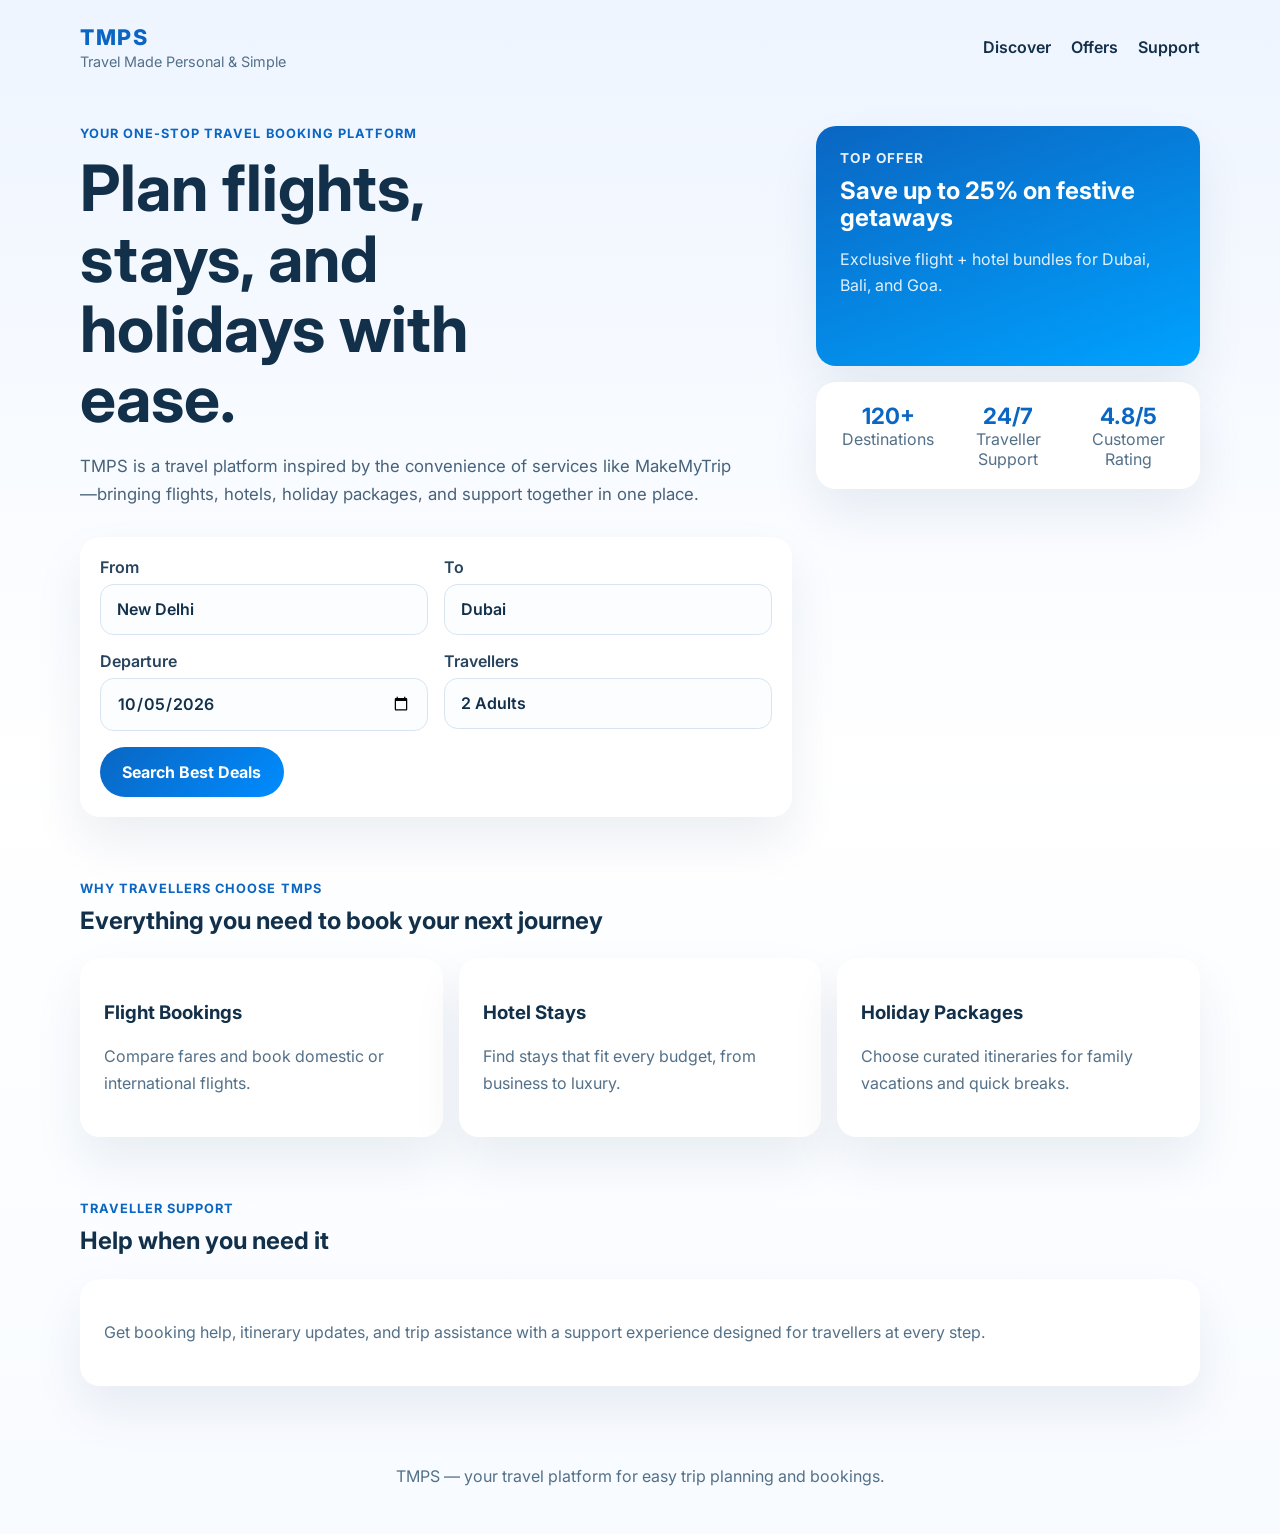
<file: index.html>
<!DOCTYPE html>
<html lang="en">
  <head>
    <meta charset="UTF-8" />
    <meta name="viewport" content="width=device-width, initial-scale=1.0" />
    <title>TMPS | Travel Platform</title>
    <link rel="preconnect" href="https://fonts.googleapis.com" />
    <link rel="preconnect" href="https://fonts.gstatic.com" crossorigin />
    <link
      href="https://fonts.googleapis.com/css2?family=Inter:wght@400;500;600;700;800&display=swap"
      rel="stylesheet"
    />
    <link rel="stylesheet" href="./styles.css" />
  </head>
  <body>
    <a class="skip-link" href="#main-content">Skip to main content</a>
    <header class="topbar">
      <div class="brand">
        <span class="brand__logo">TMPS</span>
        <span class="brand__tag">Travel Made Personal & Simple</span>
      </div>
      <nav class="nav" aria-label="Primary">
        <a href="#discover">Discover</a>
        <a href="#offers">Offers</a>
        <a href="#support">Support</a>
      </nav>
    </header>

    <main id="main-content">
      <section class="hero">
        <div class="hero__content">
          <p class="eyebrow">Your one-stop travel booking platform</p>
          <h1>Plan flights, stays, and holidays with ease.</h1>
          <p class="hero__text">
            TMPS is a travel platform inspired by the convenience of services
            like MakeMyTrip—bringing flights, hotels, holiday packages, and
            support together in one place.
          </p>

          <form
            class="search-card"
            id="discover"
            aria-label="Flight search"
            action="./search.html"
            method="get"
          >
            <div class="search-grid">
              <label>
                From
                <input
                  type="text"
                  name="from"
                  value="New Delhi"
                  placeholder="Enter departure city"
                  autocomplete="address-level2"
                />
              </label>
              <label>
                To
                <input
                  type="text"
                  name="to"
                  value="Dubai"
                  placeholder="Enter destination city"
                  autocomplete="address-level2"
                />
              </label>
              <label>
                Departure
                <input
                  type="date"
                  name="departure"
                  value="2026-10-05"
                />
              </label>
              <label>
                Travellers
                <input
                  type="text"
                  name="travellers"
                  value="2 Adults"
                  placeholder="e.g. 2 Adults"
                  autocomplete="off"
                />
              </label>
            </div>
            <button type="submit" class="cta">Search Best Deals</button>
          </form>
        </div>

        <aside class="hero__panel" id="offers">
          <div class="panel-card">
            <p class="panel-card__label">Top Offer</p>
            <h2>Save up to 25% on festive getaways</h2>
            <p>Exclusive flight + hotel bundles for Dubai, Bali, and Goa.</p>
          </div>
          <div class="stats">
            <div>
              <strong>120+</strong>
              <span>Destinations</span>
            </div>
            <div>
              <strong>24/7</strong>
              <span>Traveller Support</span>
            </div>
            <div>
              <strong>4.8/5</strong>
              <span>Customer Rating</span>
            </div>
          </div>
        </aside>
      </section>

      <section class="section">
        <div class="section__heading">
          <p class="eyebrow">Why travellers choose TMPS</p>
          <h2>Everything you need to book your next journey</h2>
        </div>
        <div class="feature-grid">
          <article class="feature-card">
            <h3>Flight Bookings</h3>
            <p>Compare fares and book domestic or international flights.</p>
          </article>
          <article class="feature-card">
            <h3>Hotel Stays</h3>
            <p>Find stays that fit every budget, from business to luxury.</p>
          </article>
          <article class="feature-card">
            <h3>Holiday Packages</h3>
            <p>Choose curated itineraries for family vacations and quick breaks.</p>
          </article>
        </div>
      </section>

      <section class="section support-section" id="support">
        <div class="section__heading">
          <p class="eyebrow">Traveller support</p>
          <h2>Help when you need it</h2>
        </div>
        <div class="feature-card">
          <p>
            Get booking help, itinerary updates, and trip assistance with a
            support experience designed for travellers at every step.
          </p>
        </div>
      </section>
    </main>

    <footer class="footer">
      <p>TMPS — your travel platform for easy trip planning and bookings.</p>
    </footer>
  </body>
</html>
</file>
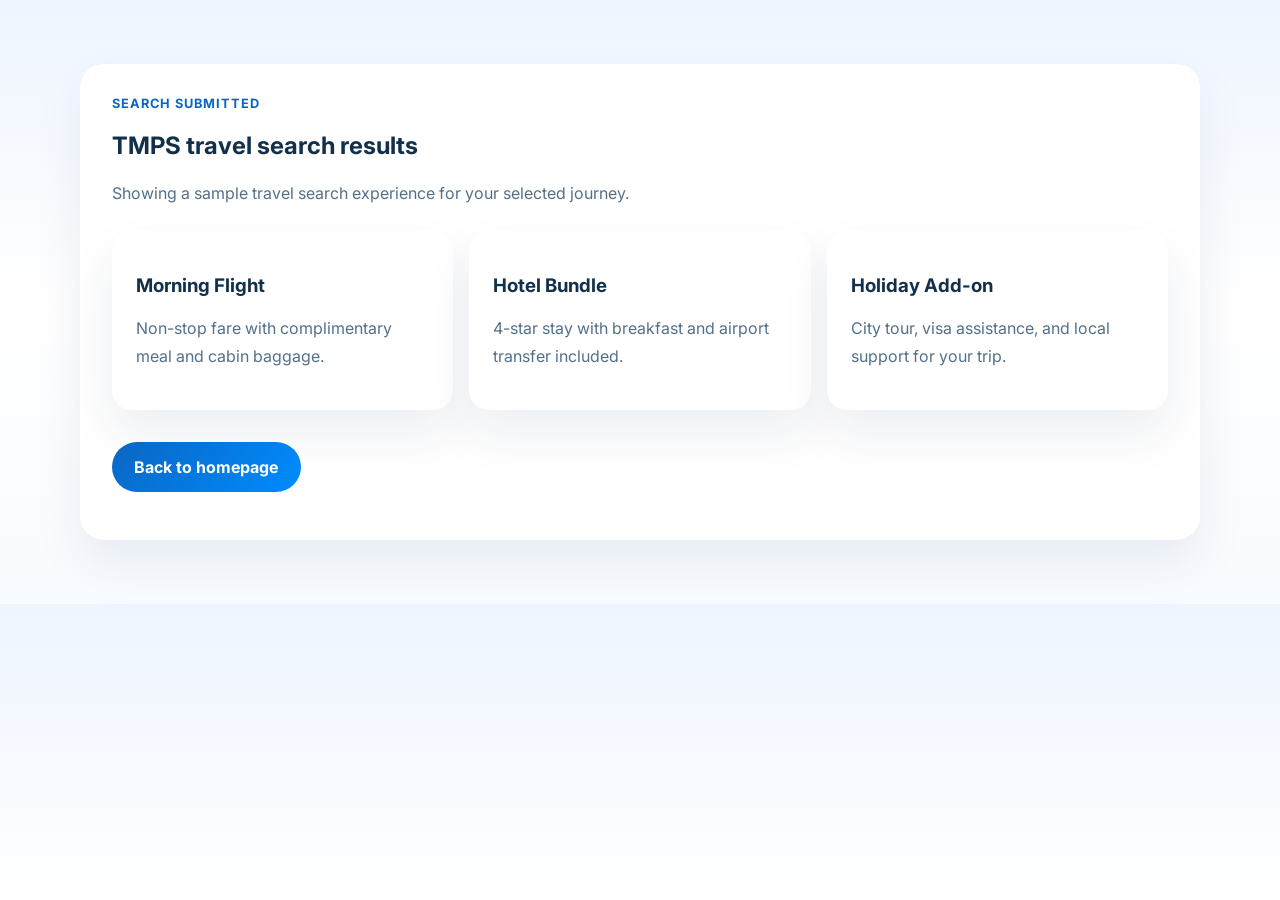
<file: search.html>
<!DOCTYPE html>
<html lang="en">
  <head>
    <meta charset="UTF-8" />
    <meta name="viewport" content="width=device-width, initial-scale=1.0" />
    <title>TMPS | Search Results</title>
    <link rel="preconnect" href="https://fonts.googleapis.com" />
    <link rel="preconnect" href="https://fonts.gstatic.com" crossorigin />
    <link
      href="https://fonts.googleapis.com/css2?family=Inter:wght@400;500;600;700;800&display=swap"
      rel="stylesheet"
    />
    <link rel="stylesheet" href="./styles.css" />
  </head>
  <body>
    <main class="results-page">
      <section class="results-card">
        <p class="eyebrow">Search submitted</p>
        <h1>TMPS travel search results</h1>
        <p class="results-summary" id="results-summary">
          Showing a sample travel search experience for your selected journey.
        </p>
        <div class="feature-grid">
          <article class="feature-card">
            <h3>Morning Flight</h3>
            <p>Non-stop fare with complimentary meal and cabin baggage.</p>
          </article>
          <article class="feature-card">
            <h3>Hotel Bundle</h3>
            <p>4-star stay with breakfast and airport transfer included.</p>
          </article>
          <article class="feature-card">
            <h3>Holiday Add-on</h3>
            <p>City tour, visa assistance, and local support for your trip.</p>
          </article>
        </div>
        <p><a class="cta cta--inline" href="./index.html">Back to homepage</a></p>
      </section>
    </main>

    <script>
      function normalizeValue(value, maxLength) {
        return (value || "").trim().slice(0, maxLength);
      }

      const params = new URLSearchParams(window.location.search);
      const from = normalizeValue(params.get("from"), 40);
      const to = normalizeValue(params.get("to"), 40);
      const departure = normalizeValue(params.get("departure"), 20);
      const travellers = normalizeValue(params.get("travellers"), 30);
      const summary = document.getElementById("results-summary");

      const segments = [];

      if (from && to) {
        segments.push("from " + from + " to " + to);
      } else if (from) {
        segments.push("from " + from);
      } else if (to) {
        segments.push("to " + to);
      }

      if (travellers) {
        segments.push("for " + travellers);
      }

      if (departure) {
        segments.push("departing on " + departure);
      }

      if (segments.length) {
        summary.textContent =
          "Showing sample flight options " + segments.join(", ") + ".";
      }
    </script>
  </body>
</html>
</file>
<file: styles.css>
* {
  box-sizing: border-box;
}

body {
  margin: 0;
  font-family: "Inter", sans-serif;
  background: linear-gradient(180deg, #eef5ff 0%, #ffffff 50%, #f8fbff 100%);
  color: #12304a;
}

a {
  color: inherit;
  text-decoration: none;
}

.skip-link {
  position: absolute;
  left: 1rem;
  top: -3rem;
  background: #0a66c2;
  color: #ffffff;
  padding: 0.75rem 1rem;
  border-radius: 0.75rem;
  z-index: 10;
}

.skip-link:focus {
  top: 1rem;
}

.topbar,
.hero,
.section,
.footer {
  width: min(1120px, calc(100% - 2rem));
  margin: 0 auto;
}

.topbar {
  display: flex;
  justify-content: space-between;
  align-items: center;
  padding: 1.5rem 0;
}

.brand {
  display: flex;
  flex-direction: column;
  gap: 0.2rem;
}

.brand__logo {
  font-size: 1.35rem;
  font-weight: 800;
  letter-spacing: 0.08em;
  color: #0a66c2;
}

.brand__tag {
  font-size: 0.9rem;
  color: #537089;
}

.nav {
  display: flex;
  gap: 1.25rem;
  font-weight: 600;
}

.hero {
  display: grid;
  grid-template-columns: 1.3fr 0.7fr;
  gap: 1.5rem;
  padding: 2rem 0 3rem;
}

.eyebrow {
  margin: 0 0 0.75rem;
  color: #0a66c2;
  font-weight: 700;
  text-transform: uppercase;
  letter-spacing: 0.08em;
  font-size: 0.8rem;
}

.hero h1,
.section h2,
.panel-card h2 {
  margin: 0;
  line-height: 1.1;
}

.hero h1 {
  font-size: clamp(2.5rem, 5vw, 4.2rem);
  max-width: 12ch;
}

.hero__text {
  max-width: 60ch;
  color: #47627b;
  font-size: 1.05rem;
  line-height: 1.7;
}

.search-card,
.panel-card,
.feature-card,
.stats {
  background: #ffffff;
  border-radius: 1.25rem;
  box-shadow: 0 24px 50px rgba(19, 55, 92, 0.08);
}

.search-card {
  margin-top: 1.75rem;
  padding: 1.25rem;
}

.cta {
  border: 0;
  border-radius: 999px;
  font: inherit;
}

.search-grid {
  display: grid;
  grid-template-columns: repeat(2, minmax(0, 1fr));
  gap: 1rem;
}

.search-grid label {
  display: flex;
  flex-direction: column;
  gap: 0.45rem;
  font-weight: 600;
  color: #28445d;
}

.search-grid input {
  border: 1px solid #d8e4ef;
  border-radius: 0.85rem;
  padding: 0.9rem 1rem;
  font: inherit;
  color: #12304a;
  background: #fbfdff;
}

.cta {
  margin-top: 1rem;
  padding: 0.95rem 1.4rem;
  background: linear-gradient(135deg, #0a66c2, #008cff);
  color: #ffffff;
  font-weight: 700;
  cursor: pointer;
}

.hero__panel {
  display: flex;
  flex-direction: column;
  gap: 1rem;
}

.panel-card {
  padding: 1.5rem;
  min-height: 240px;
  background: linear-gradient(160deg, #0a66c2 0%, #00a2ff 100%);
  color: #ffffff;
}

.panel-card__label {
  margin: 0 0 0.75rem;
  font-size: 0.85rem;
  font-weight: 700;
  text-transform: uppercase;
  letter-spacing: 0.08em;
  opacity: 0.9;
}

.panel-card p:last-child {
  color: rgba(255, 255, 255, 0.88);
  line-height: 1.6;
}

.stats {
  display: grid;
  grid-template-columns: repeat(3, 1fr);
  gap: 1rem;
  padding: 1.25rem;
  text-align: center;
}

.stats strong {
  display: block;
  font-size: 1.4rem;
  color: #0a66c2;
}

.stats span {
  color: #537089;
}

.section {
  padding: 1rem 0 4rem;
}

.section__heading {
  margin-bottom: 1.5rem;
}

.feature-grid {
  display: grid;
  grid-template-columns: repeat(3, minmax(0, 1fr));
  gap: 1rem;
}

.feature-card {
  padding: 1.5rem;
}

.feature-card p {
  color: #537089;
  line-height: 1.7;
}

.support-section {
  padding-top: 0;
}

.footer {
  padding: 0 0 2rem;
  color: #537089;
  text-align: center;
}

.results-page {
  width: min(1120px, calc(100% - 2rem));
  margin: 0 auto;
  padding: 4rem 0;
}

.results-card {
  background: #ffffff;
  border-radius: 1.5rem;
  box-shadow: 0 24px 50px rgba(19, 55, 92, 0.08);
  padding: 2rem;
}

.results-summary {
  color: #537089;
  line-height: 1.7;
  margin-bottom: 1.5rem;
}

.cta--inline {
  display: inline-block;
  text-align: center;
}

@media (max-width: 900px) {
  .topbar,
  .hero {
    gap: 1rem;
  }

  .hero,
  .feature-grid {
    grid-template-columns: 1fr;
  }
}

@media (max-width: 640px) {
  .topbar {
    flex-direction: column;
    align-items: flex-start;
  }

  .nav {
    flex-wrap: wrap;
  }

  .search-grid,
  .stats {
    grid-template-columns: 1fr;
  }
}
</file>
